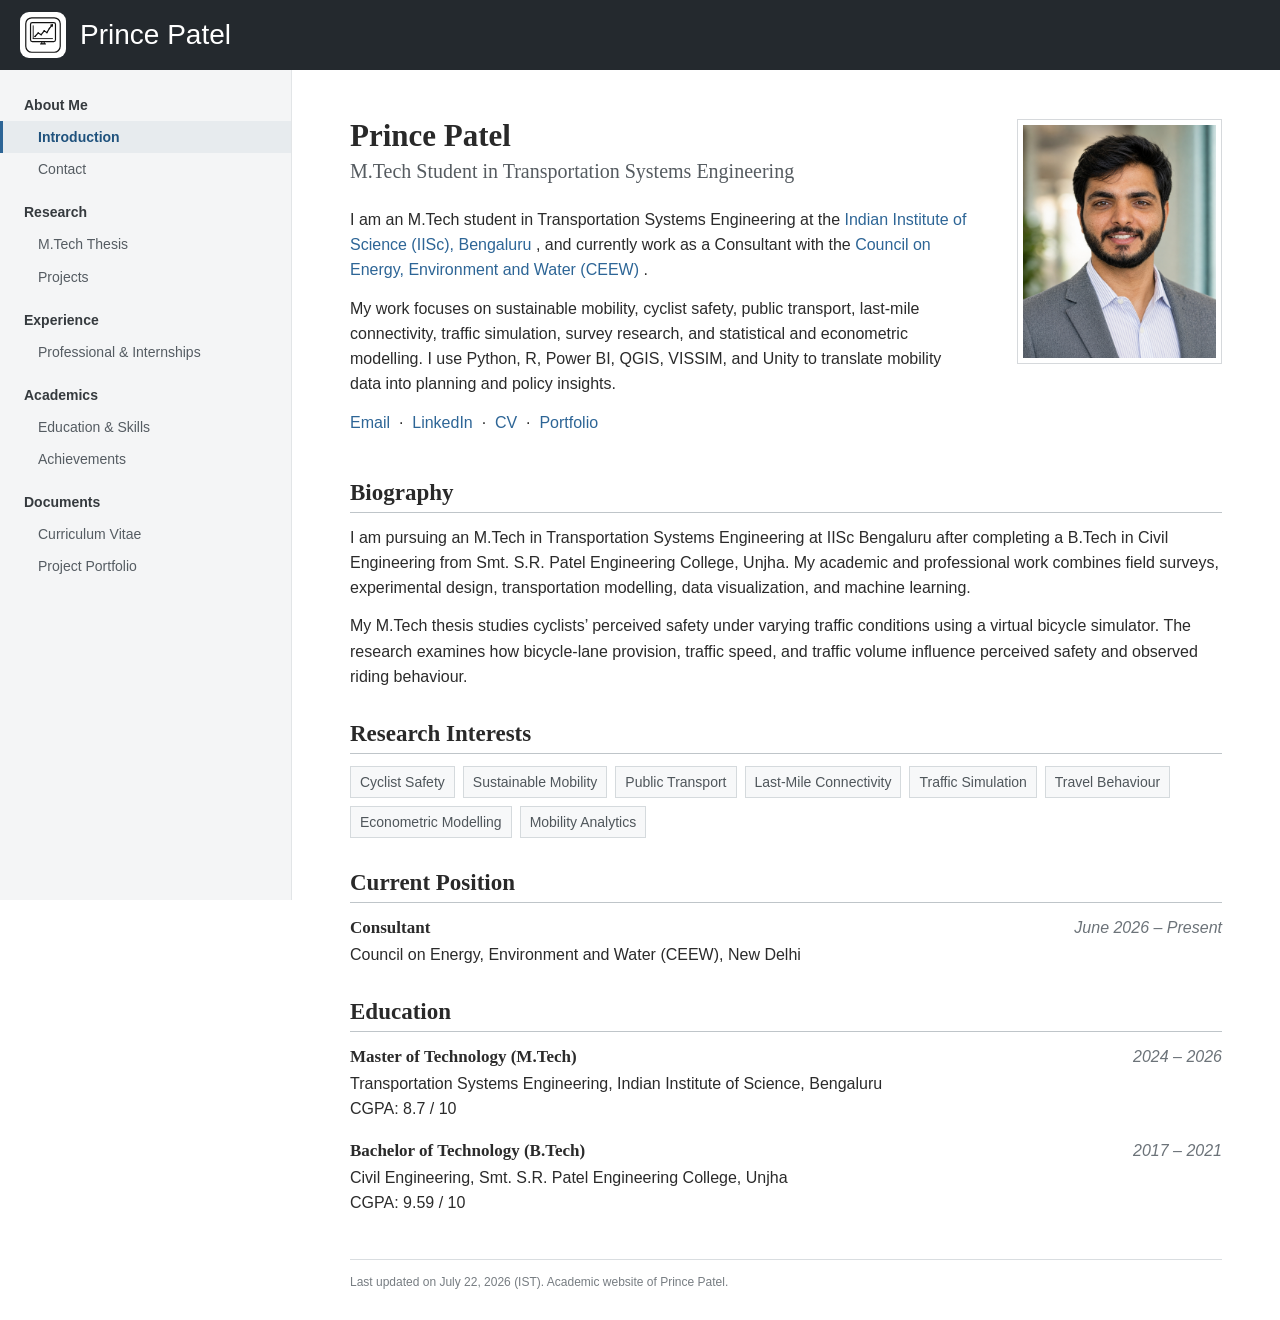
<file: index.html>
<!doctype html>
<html lang="en">

<head>
  <meta charset="utf-8">
  <meta name="viewport" content="width=device-width, initial-scale=1">

  <meta
    name="description"
    content="Academic website of Prince Patel, M.Tech student in Transportation Systems Engineering at IISc Bengaluru."
  >

  <title>Home | Prince Patel</title>

  <link rel="icon" href="network-mark.svg" type="image/svg+xml">
  <link rel="stylesheet" href="style.css">
</head>

<body>

  <header class="topbar">
    <a class="brand" href="index.html" aria-label="Prince Patel home page">
      <img src="network-mark.svg" alt="Prince Patel logo">
      <span>Prince Patel</span>
    </a>

    <button
      class="mobile-menu-button menu-toggle"
      type="button"
      aria-label="Toggle navigation"
      aria-controls="site-navigation"
      aria-expanded="false"
    >
      ☰
    </button>
  </header>

  <aside class="sidebar" id="site-navigation">
    <nav class="side-nav" aria-label="Main navigation">

      <div class="nav-group">
        <div class="nav-title">About Me</div>

        <a class="nav-link active" href="index.html">
          Introduction
        </a>

        <a class="nav-link" href="contact.html">
          Contact
        </a>
      </div>

      <div class="nav-group">
        <div class="nav-title">Research</div>

        <a class="nav-link" href="thesis.html">
          M.Tech Thesis
        </a>

        <a class="nav-link" href="projects.html">
          Projects
        </a>
      </div>

      <div class="nav-group">
        <div class="nav-title">Experience</div>

        <a class="nav-link" href="experience.html">
          Professional &amp; Internships
        </a>
      </div>

      <div class="nav-group">
        <div class="nav-title">Academics</div>

        <a class="nav-link" href="education.html">
          Education &amp; Skills
        </a>

        <a class="nav-link" href="achievements.html">
          Achievements
        </a>
      </div>

      <div class="nav-group">
        <div class="nav-title">Documents</div>

        <a
          class="nav-link"
          href="Prince_Patel_CV.pdf"
          target="_blank"
          rel="noopener"
        >
          Curriculum Vitae
        </a>

        <a
          class="nav-link"
          href="Prince_Patel_Project_Portfolio.pdf"
          target="_blank"
          rel="noopener"
        >
          Project Portfolio
        </a>
      </div>

    </nav>
  </aside>

  <main class="page-shell">

    <article class="content">

      <section class="hero clearfix">

        <img
          class="profile-photo"
          src="profile.jpg"
          alt="Portrait of Prince Patel"
        >

        <h1>Prince Patel</h1>

        <p class="subtitle">
          M.Tech Student in Transportation Systems Engineering
        </p>

        <p class="lead">
          I am an M.Tech student in Transportation Systems Engineering at the
          <a
            href="https://iisc.ac.in/"
            target="_blank"
            rel="noopener"
          >
            Indian Institute of Science (IISc), Bengaluru
          </a>,
          and currently work as a Consultant with the
          <a
            href="https://www.ceew.in/"
            target="_blank"
            rel="noopener"
          >
            Council on Energy, Environment and Water (CEEW)
          </a>.
        </p>

        <p>
          My work focuses on sustainable mobility, cyclist safety, public
          transport, last-mile connectivity, traffic simulation, survey
          research, and statistical and econometric modelling. I use Python,
          R, Power BI, QGIS, VISSIM, and Unity to translate mobility data into
          planning and policy insights.
        </p>

        <p>
          <a href="mailto:princek0856@gmail.com">Email</a>

          &nbsp;·&nbsp;

          <a
            href="https://www.linkedin.com/in/prince0856/"
            target="_blank"
            rel="noopener"
          >
            LinkedIn
          </a>

          &nbsp;·&nbsp;

          <a
            href="Prince_Patel_CV.pdf"
            target="_blank"
            rel="noopener"
          >
            CV
          </a>

          &nbsp;·&nbsp;

          <a
            href="Prince_Patel_Project_Portfolio.pdf"
            target="_blank"
            rel="noopener"
          >
            Portfolio
          </a>
        </p>

      </section>

      <h2>Biography</h2>

      <p>
        I am pursuing an M.Tech in Transportation Systems Engineering at IISc
        Bengaluru after completing a B.Tech in Civil Engineering from
        Smt. S.R. Patel Engineering College, Unjha. My academic and
        professional work combines field surveys, experimental design,
        transportation modelling, data visualization, and machine learning.
      </p>

      <p>
        My M.Tech thesis studies cyclists’ perceived safety under varying
        traffic conditions using a virtual bicycle simulator. The research
        examines how bicycle-lane provision, traffic speed, and traffic volume
        influence perceived safety and observed riding behaviour.
      </p>

      <h2>Research Interests</h2>

      <div class="pill-list">
        <span class="pill">Cyclist Safety</span>
        <span class="pill">Sustainable Mobility</span>
        <span class="pill">Public Transport</span>
        <span class="pill">Last-Mile Connectivity</span>
        <span class="pill">Traffic Simulation</span>
        <span class="pill">Travel Behaviour</span>
        <span class="pill">Econometric Modelling</span>
        <span class="pill">Mobility Analytics</span>
      </div>

      <h2>Current Position</h2>

      <div class="meta-row">
        <div>
          <strong>Consultant</strong>
          <br>
          Council on Energy, Environment and Water (CEEW), New Delhi
        </div>

        <div class="meta-time">
          June 2026 – Present
        </div>
      </div>

      <h2>Education</h2>

      <div class="meta-row">
        <div>
          <strong>Master of Technology (M.Tech)</strong>
          <br>
          Transportation Systems Engineering,
          Indian Institute of Science, Bengaluru
          <br>
          CGPA: 8.7 / 10
        </div>

        <div class="meta-time">
          2024 – 2026
        </div>
      </div>

      <div class="meta-row">
        <div>
          <strong>Bachelor of Technology (B.Tech)</strong>
          <br>
          Civil Engineering,
          Smt. S.R. Patel Engineering College, Unjha
          <br>
          CGPA: 9.59 / 10
        </div>

        <div class="meta-time">
          2017 – 2021
        </div>
      </div>

      <footer class="footer">
        Last updated on July 22, 2026 (IST).
        Academic website of Prince Patel.
      </footer>

    </article>
  </main>

  <script src="site.js"></script>

</body>
</html>
</file>
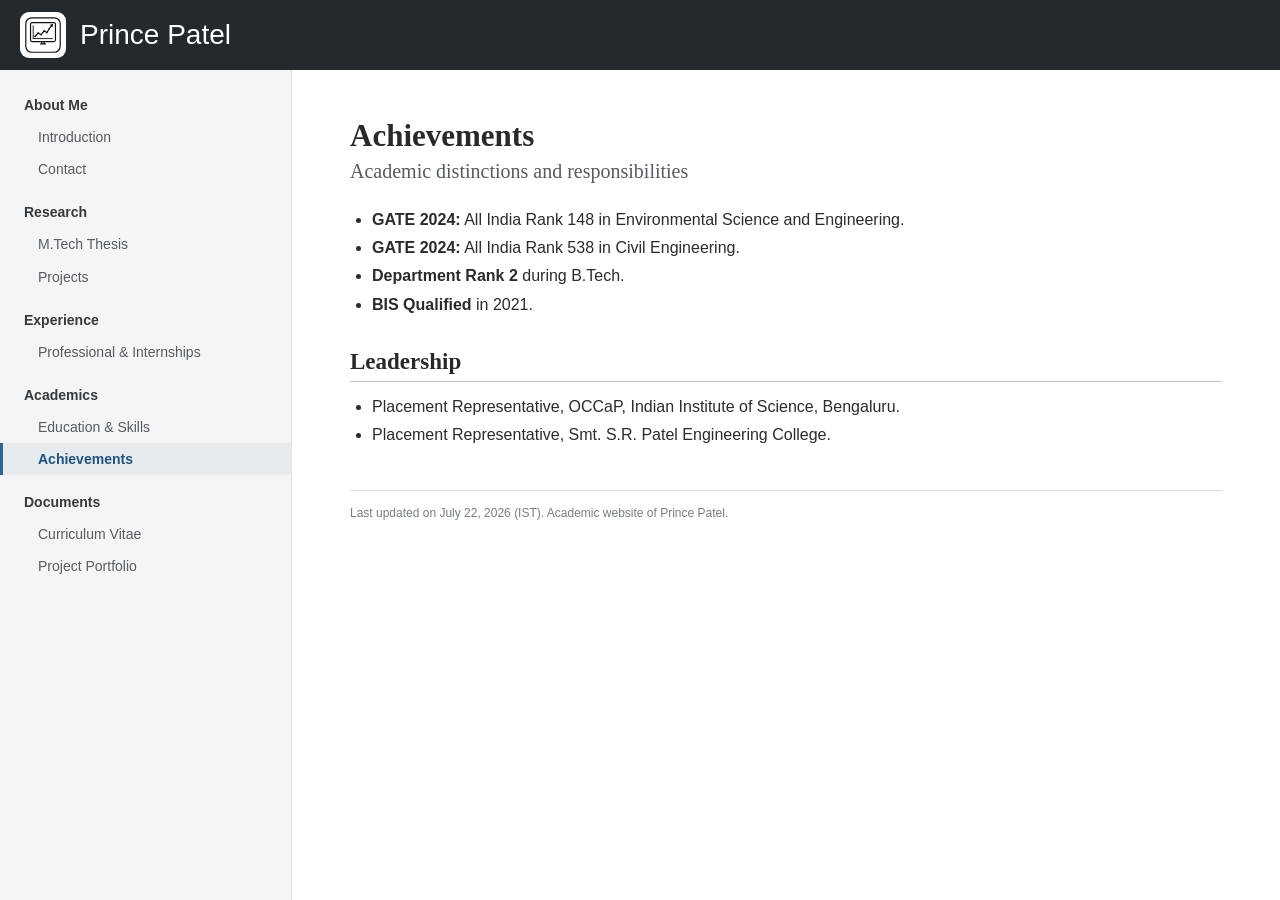
<file: achievements.html>
<!doctype html>
<html lang="en"><head>
<meta charset="utf-8"><meta name="viewport" content="width=device-width, initial-scale=1">
<meta name="description" content="Academic website of Prince Patel, M.Tech student in Transportation Systems Engineering at IISc Bengaluru."><title>Achievements | Prince Patel</title>
<link rel="icon" href="network-mark.svg" type="image/svg+xml"><link rel="stylesheet" href="style.css">
</head><body>

  <header class="topbar">
    <a class="brand" href="index.html" aria-label="Prince Patel home page">
      <img src="network-mark.svg" alt="Prince Patel logo">
      <span>Prince Patel</span>
    </a>

    <button
      class="mobile-menu-button menu-toggle"
      type="button"
      aria-label="Toggle navigation"
      aria-controls="site-navigation"
      aria-expanded="false"
    >
      ☰
    </button>
  </header>

  <aside class="sidebar" id="site-navigation">
    <nav class="side-nav" aria-label="Main navigation"><div class="nav-group"><div class="nav-title">About Me</div><a class="nav-link " href="index.html">Introduction</a><a class="nav-link " href="contact.html">Contact</a></div><div class="nav-group"><div class="nav-title">Research</div><a class="nav-link " href="thesis.html">M.Tech Thesis</a><a class="nav-link " href="projects.html">Projects</a></div><div class="nav-group"><div class="nav-title">Experience</div><a class="nav-link " href="experience.html">Professional & Internships</a></div><div class="nav-group"><div class="nav-title">Academics</div><a class="nav-link " href="education.html">Education & Skills</a><a class="nav-link active" href="achievements.html">Achievements</a></div><div class="nav-group"><div class="nav-title">Documents</div>
      <a class="nav-link" href="Prince_Patel_CV.pdf" target="_blank" rel="noopener">Curriculum Vitae</a>
      <a class="nav-link" href="Prince_Patel_Project_Portfolio.pdf" target="_blank" rel="noopener">Project Portfolio</a>
    </div></nav>
</aside>
<main class="page-shell"><article class="content">
<h1>Achievements</h1><p class="subtitle">Academic distinctions and responsibilities</p>
<ul>
<li><strong>GATE 2024:</strong> All India Rank 148 in Environmental Science and Engineering.</li>
<li><strong>GATE 2024:</strong> All India Rank 538 in Civil Engineering.</li>
<li><strong>Department Rank 2</strong> during B.Tech.</li>
<li><strong>BIS Qualified</strong> in 2021.</li>
</ul>
<h2>Leadership</h2>
<ul><li>Placement Representative, OCCaP, Indian Institute of Science, Bengaluru.</li><li>Placement Representative, Smt. S.R. Patel Engineering College.</li></ul>

<footer class="footer">Last updated on July 22, 2026 (IST). Academic website of Prince Patel.</footer>
</article></main><script src="site.js"></script></body></html>
</file>
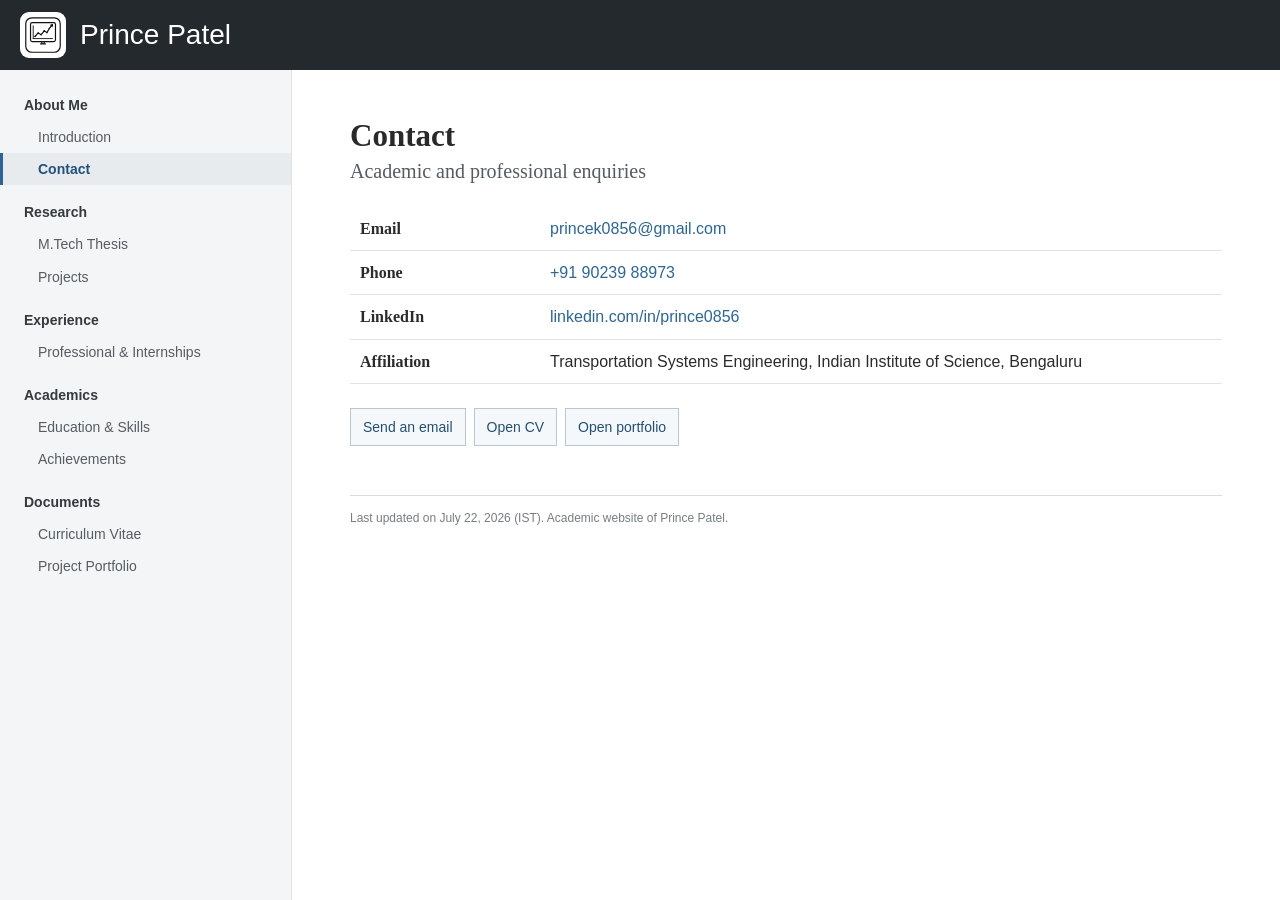
<file: contact.html>
<!doctype html>
<html lang="en"><head>
<meta charset="utf-8"><meta name="viewport" content="width=device-width, initial-scale=1">
<meta name="description" content="Academic website of Prince Patel, M.Tech student in Transportation Systems Engineering at IISc Bengaluru."><title>Contact | Prince Patel</title>
<link rel="icon" href="network-mark.svg" type="image/svg+xml"><link rel="stylesheet" href="style.css">
</head><body>

  <header class="topbar">
    <a class="brand" href="index.html" aria-label="Prince Patel home page">
      <img src="network-mark.svg" alt="Prince Patel logo">
      <span>Prince Patel</span>
    </a>

    <button
      class="mobile-menu-button menu-toggle"
      type="button"
      aria-label="Toggle navigation"
      aria-controls="site-navigation"
      aria-expanded="false"
    >
      ☰
    </button>
  </header>

  <aside class="sidebar" id="site-navigation">
    <nav class="side-nav" aria-label="Main navigation"><div class="nav-group"><div class="nav-title">About Me</div><a class="nav-link " href="index.html">Introduction</a><a class="nav-link active" href="contact.html">Contact</a></div><div class="nav-group"><div class="nav-title">Research</div><a class="nav-link " href="thesis.html">M.Tech Thesis</a><a class="nav-link " href="projects.html">Projects</a></div><div class="nav-group"><div class="nav-title">Experience</div><a class="nav-link " href="experience.html">Professional & Internships</a></div><div class="nav-group"><div class="nav-title">Academics</div><a class="nav-link " href="education.html">Education & Skills</a><a class="nav-link " href="achievements.html">Achievements</a></div><div class="nav-group"><div class="nav-title">Documents</div>
      <a class="nav-link" href="Prince_Patel_CV.pdf" target="_blank" rel="noopener">Curriculum Vitae</a>
      <a class="nav-link" href="Prince_Patel_Project_Portfolio.pdf" target="_blank" rel="noopener">Project Portfolio</a>
    </div></nav>
</aside>
<main class="page-shell"><article class="content">
<h1>Contact</h1><p class="subtitle">Academic and professional enquiries</p>
<table class="info-table">
<tr><th>Email</th><td><a href="mailto:princek0856@gmail.com">princek0856@gmail.com</a></td></tr>
<tr><th>Phone</th><td><a href="tel:+919023988973">+91 90239 88973</a></td></tr>
<tr><th>LinkedIn</th><td><a href="https://www.linkedin.com/in/prince0856/" target="_blank" rel="noopener">linkedin.com/in/prince0856</a></td></tr>
<tr><th>Affiliation</th><td>Transportation Systems Engineering, Indian Institute of Science, Bengaluru</td></tr>
</table>
<p><a class="button-link" href="mailto:princek0856@gmail.com">Send an email</a><a class="button-link" href="Prince_Patel_CV.pdf" target="_blank" rel="noopener">Open CV</a><a class="button-link" href="Prince_Patel_Project_Portfolio.pdf" target="_blank" rel="noopener">Open portfolio</a></p>

<footer class="footer">Last updated on July 22, 2026 (IST). Academic website of Prince Patel.</footer>
</article></main><script src="site.js"></script></body></html>
</file>
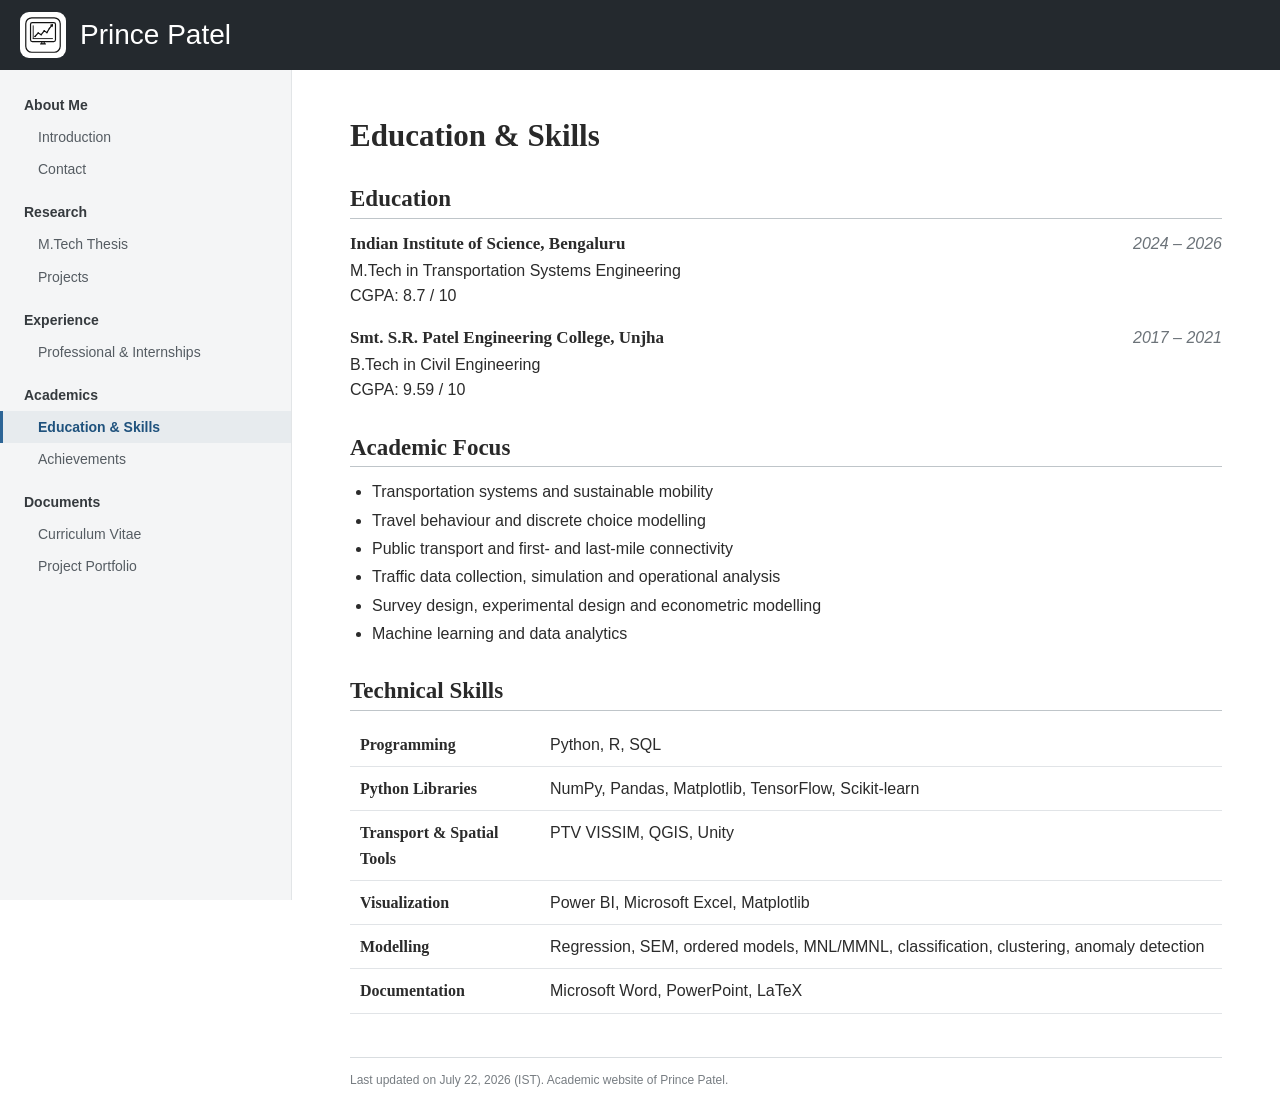
<file: education.html>
<!doctype html>
<html lang="en"><head>
<meta charset="utf-8"><meta name="viewport" content="width=device-width, initial-scale=1">
<meta name="description" content="Academic website of Prince Patel, M.Tech student in Transportation Systems Engineering at IISc Bengaluru."><title>Education &amp; Skills | Prince Patel</title>
<link rel="icon" href="network-mark.svg" type="image/svg+xml"><link rel="stylesheet" href="style.css">
</head><body>

  <header class="topbar">
    <a class="brand" href="index.html" aria-label="Prince Patel home page">
      <img src="network-mark.svg" alt="Prince Patel logo">
      <span>Prince Patel</span>
    </a>

    <button
      class="mobile-menu-button menu-toggle"
      type="button"
      aria-label="Toggle navigation"
      aria-controls="site-navigation"
      aria-expanded="false"
    >
      ☰
    </button>
  </header>

  <aside class="sidebar" id="site-navigation">
    <nav class="side-nav" aria-label="Main navigation"><div class="nav-group"><div class="nav-title">About Me</div><a class="nav-link " href="index.html">Introduction</a><a class="nav-link " href="contact.html">Contact</a></div><div class="nav-group"><div class="nav-title">Research</div><a class="nav-link " href="thesis.html">M.Tech Thesis</a><a class="nav-link " href="projects.html">Projects</a></div><div class="nav-group"><div class="nav-title">Experience</div><a class="nav-link " href="experience.html">Professional & Internships</a></div><div class="nav-group"><div class="nav-title">Academics</div><a class="nav-link active" href="education.html">Education & Skills</a><a class="nav-link " href="achievements.html">Achievements</a></div><div class="nav-group"><div class="nav-title">Documents</div>
      <a class="nav-link" href="Prince_Patel_CV.pdf" target="_blank" rel="noopener">Curriculum Vitae</a>
      <a class="nav-link" href="Prince_Patel_Project_Portfolio.pdf" target="_blank" rel="noopener">Project Portfolio</a>
    </div></nav>
</aside>
<main class="page-shell"><article class="content">
<h1>Education & Skills</h1>
<h2>Education</h2>
<div class="meta-row"><div><strong>Indian Institute of Science, Bengaluru</strong><br>M.Tech in Transportation Systems Engineering<br>CGPA: 8.7 / 10</div><div class="meta-time">2024 – 2026</div></div>
<div class="meta-row"><div><strong>Smt. S.R. Patel Engineering College, Unjha</strong><br>B.Tech in Civil Engineering<br>CGPA: 9.59 / 10</div><div class="meta-time">2017 – 2021</div></div>
<h2>Academic Focus</h2>
<ul><li>Transportation systems and sustainable mobility</li><li>Travel behaviour and discrete choice modelling</li><li>Public transport and first- and last-mile connectivity</li><li>Traffic data collection, simulation and operational analysis</li><li>Survey design, experimental design and econometric modelling</li><li>Machine learning and data analytics</li></ul>
<h2>Technical Skills</h2>
<table class="info-table">
<tr><th>Programming</th><td>Python, R, SQL</td></tr>
<tr><th>Python Libraries</th><td>NumPy, Pandas, Matplotlib, TensorFlow, Scikit-learn</td></tr>
<tr><th>Transport & Spatial Tools</th><td>PTV VISSIM, QGIS, Unity</td></tr>
<tr><th>Visualization</th><td>Power BI, Microsoft Excel, Matplotlib</td></tr>
<tr><th>Modelling</th><td>Regression, SEM, ordered models, MNL/MMNL, classification, clustering, anomaly detection</td></tr>
<tr><th>Documentation</th><td>Microsoft Word, PowerPoint, LaTeX</td></tr>
</table>

<footer class="footer">Last updated on July 22, 2026 (IST). Academic website of Prince Patel.</footer>
</article></main><script src="site.js"></script></body></html>
</file>
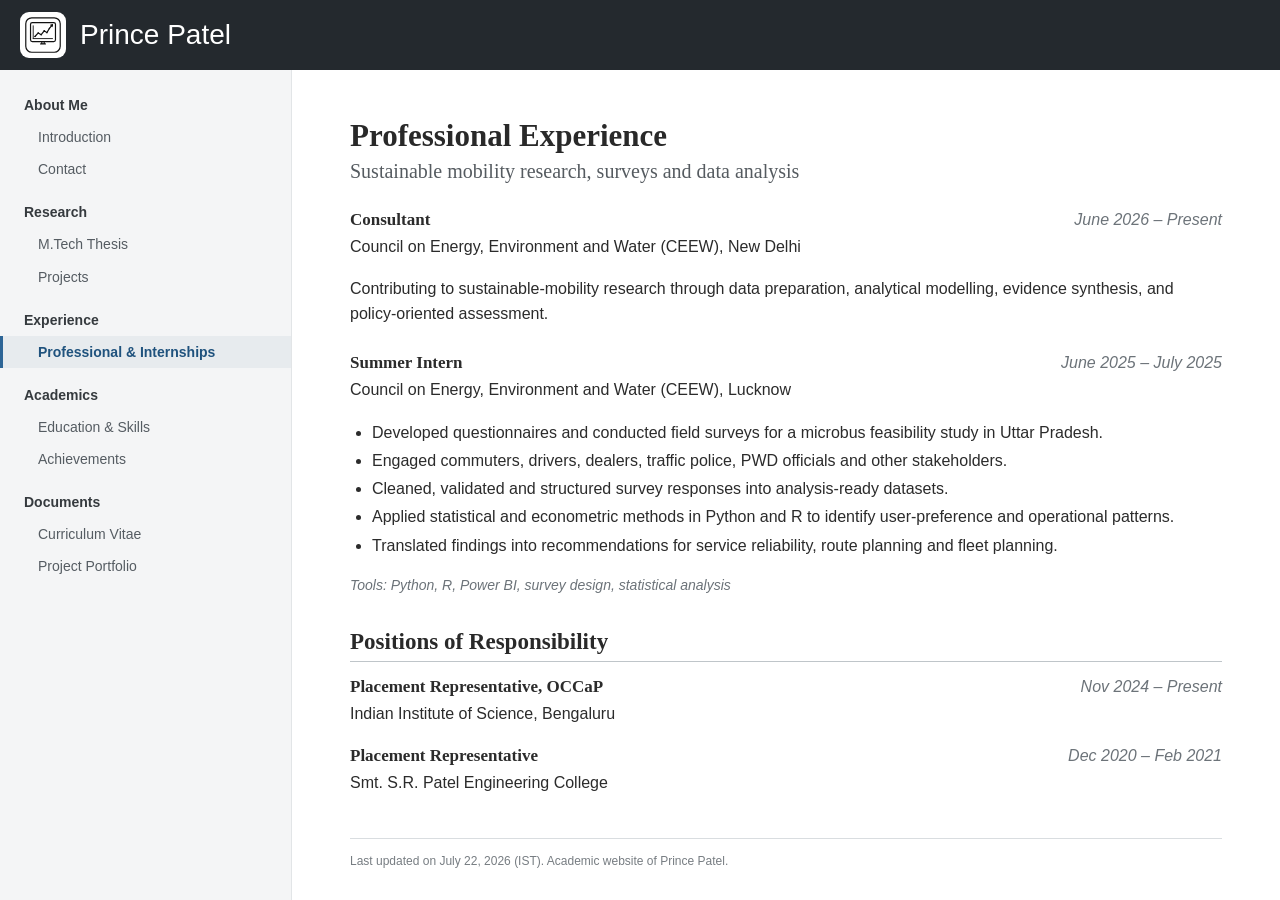
<file: experience.html>
<!doctype html>
<html lang="en"><head>
<meta charset="utf-8"><meta name="viewport" content="width=device-width, initial-scale=1">
<meta name="description" content="Academic website of Prince Patel, M.Tech student in Transportation Systems Engineering at IISc Bengaluru."><title>Experience | Prince Patel</title>
<link rel="icon" href="network-mark.svg" type="image/svg+xml"><link rel="stylesheet" href="style.css">
</head><body>

  <header class="topbar">
    <a class="brand" href="index.html" aria-label="Prince Patel home page">
      <img src="network-mark.svg" alt="Prince Patel logo">
      <span>Prince Patel</span>
    </a>

    <button
      class="mobile-menu-button menu-toggle"
      type="button"
      aria-label="Toggle navigation"
      aria-controls="site-navigation"
      aria-expanded="false"
    >
      ☰
    </button>
  </header>

  <aside class="sidebar" id="site-navigation">
    <nav class="side-nav" aria-label="Main navigation"><div class="nav-group"><div class="nav-title">About Me</div><a class="nav-link " href="index.html">Introduction</a><a class="nav-link " href="contact.html">Contact</a></div><div class="nav-group"><div class="nav-title">Research</div><a class="nav-link " href="thesis.html">M.Tech Thesis</a><a class="nav-link " href="projects.html">Projects</a></div><div class="nav-group"><div class="nav-title">Experience</div><a class="nav-link active" href="experience.html">Professional & Internships</a></div><div class="nav-group"><div class="nav-title">Academics</div><a class="nav-link " href="education.html">Education & Skills</a><a class="nav-link " href="achievements.html">Achievements</a></div><div class="nav-group"><div class="nav-title">Documents</div>
      <a class="nav-link" href="Prince_Patel_CV.pdf" target="_blank" rel="noopener">Curriculum Vitae</a>
      <a class="nav-link" href="Prince_Patel_Project_Portfolio.pdf" target="_blank" rel="noopener">Project Portfolio</a>
    </div></nav>
</aside>
<main class="page-shell"><article class="content">
<h1>Professional Experience</h1><p class="subtitle">Sustainable mobility research, surveys and data analysis</p>
<div class="item"><div class="meta-row"><div><strong>Consultant</strong><br>Council on Energy, Environment and Water (CEEW), New Delhi</div><div class="meta-time">June 2026 – Present</div></div><p>Contributing to sustainable-mobility research through data preparation, analytical modelling, evidence synthesis, and policy-oriented assessment.</p></div>
<div class="item"><div class="meta-row"><div><strong>Summer Intern</strong><br>Council on Energy, Environment and Water (CEEW), Lucknow</div><div class="meta-time">June 2025 – July 2025</div></div>
<ul><li>Developed questionnaires and conducted field surveys for a microbus feasibility study in Uttar Pradesh.</li><li>Engaged commuters, drivers, dealers, traffic police, PWD officials and other stakeholders.</li><li>Cleaned, validated and structured survey responses into analysis-ready datasets.</li><li>Applied statistical and econometric methods in Python and R to identify user-preference and operational patterns.</li><li>Translated findings into recommendations for service reliability, route planning and fleet planning.</li></ul>
<p><span class="tech">Tools: Python, R, Power BI, survey design, statistical analysis</span></p></div>
<h2>Positions of Responsibility</h2>
<div class="meta-row"><div><strong>Placement Representative, OCCaP</strong><br>Indian Institute of Science, Bengaluru</div><div class="meta-time">Nov 2024 – Present</div></div>
<div class="meta-row"><div><strong>Placement Representative</strong><br>Smt. S.R. Patel Engineering College</div><div class="meta-time">Dec 2020 – Feb 2021</div></div>

<footer class="footer">Last updated on July 22, 2026 (IST). Academic website of Prince Patel.</footer>
</article></main><script src="site.js"></script></body></html>
</file>
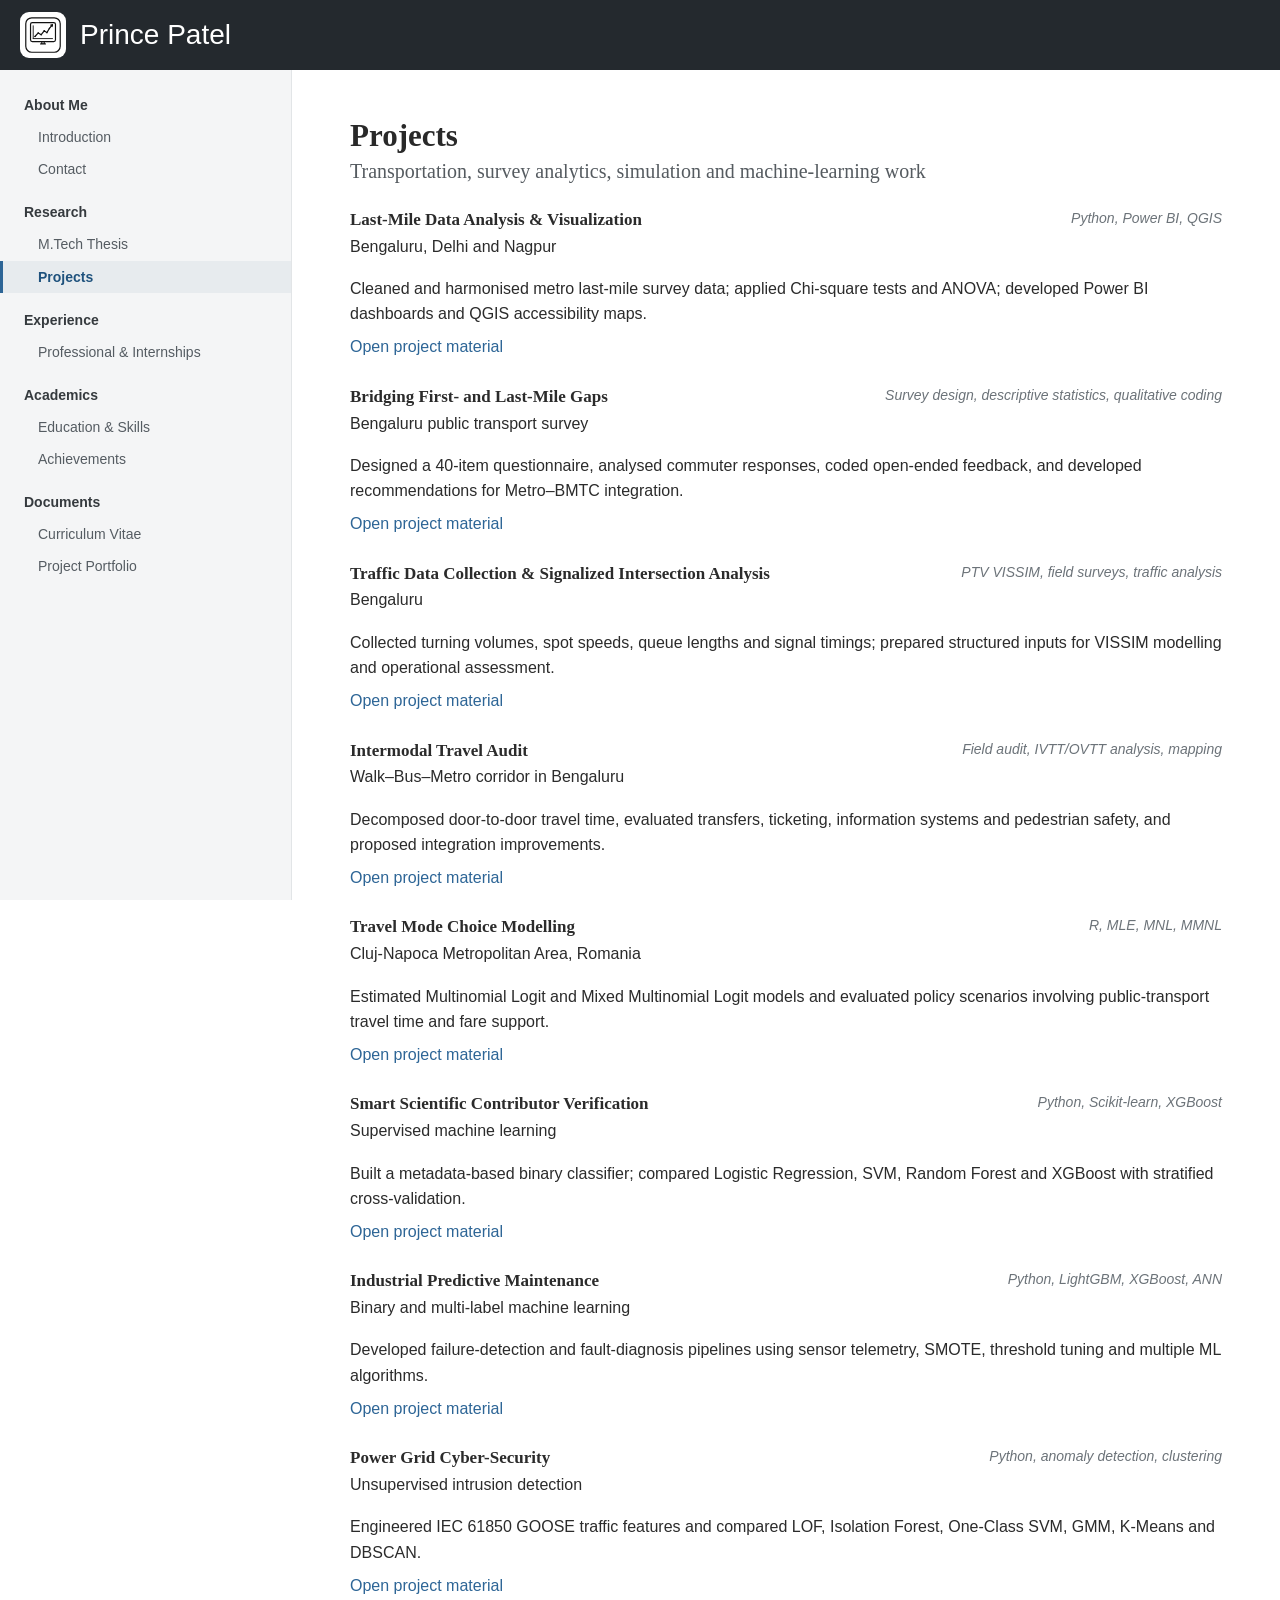
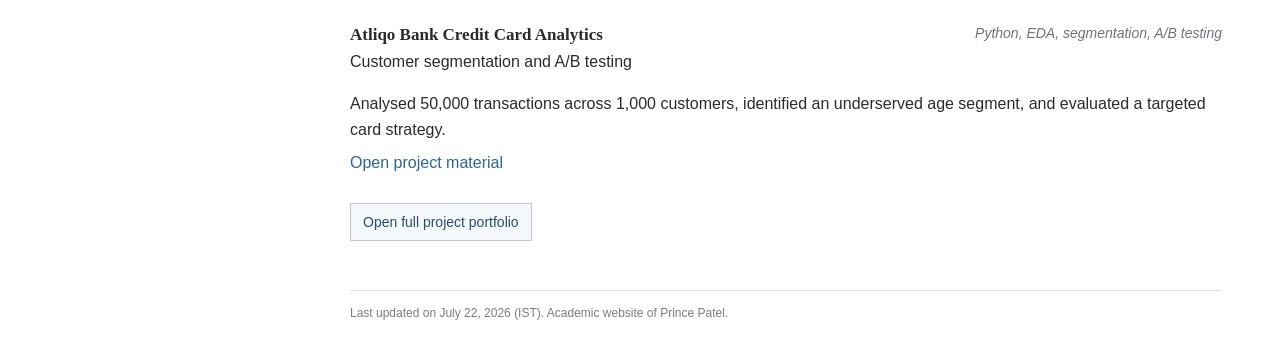
<file: projects.html>
<!doctype html>
<html lang="en"><head>
<meta charset="utf-8"><meta name="viewport" content="width=device-width, initial-scale=1">
<meta name="description" content="Academic website of Prince Patel, M.Tech student in Transportation Systems Engineering at IISc Bengaluru."><title>Projects | Prince Patel</title>
<link rel="icon" href="network-mark.svg" type="image/svg+xml"><link rel="stylesheet" href="style.css">
</head><body>

  <header class="topbar">
    <a class="brand" href="index.html" aria-label="Prince Patel home page">
      <img src="network-mark.svg" alt="Prince Patel logo">
      <span>Prince Patel</span>
    </a>

    <button
      class="mobile-menu-button menu-toggle"
      type="button"
      aria-label="Toggle navigation"
      aria-controls="site-navigation"
      aria-expanded="false"
    >
      ☰
    </button>
  </header>

  <aside class="sidebar" id="site-navigation">
    <nav class="side-nav" aria-label="Main navigation"><div class="nav-group"><div class="nav-title">About Me</div><a class="nav-link " href="index.html">Introduction</a><a class="nav-link " href="contact.html">Contact</a></div><div class="nav-group"><div class="nav-title">Research</div><a class="nav-link " href="thesis.html">M.Tech Thesis</a><a class="nav-link active" href="projects.html">Projects</a></div><div class="nav-group"><div class="nav-title">Experience</div><a class="nav-link " href="experience.html">Professional & Internships</a></div><div class="nav-group"><div class="nav-title">Academics</div><a class="nav-link " href="education.html">Education & Skills</a><a class="nav-link " href="achievements.html">Achievements</a></div><div class="nav-group"><div class="nav-title">Documents</div>
      <a class="nav-link" href="Prince_Patel_CV.pdf" target="_blank" rel="noopener">Curriculum Vitae</a>
      <a class="nav-link" href="Prince_Patel_Project_Portfolio.pdf" target="_blank" rel="noopener">Project Portfolio</a>
    </div></nav>
</aside>
<main class="page-shell"><article class="content"><h1>Projects</h1><p class="subtitle">Transportation, survey analytics, simulation and machine-learning work</p><div class="item"><div class="meta-row"><div><strong>Last-Mile Data Analysis & Visualization</strong><br>Bengaluru, Delhi and Nagpur</div><div class="tech">Python, Power BI, QGIS</div></div><p>Cleaned and harmonised metro last-mile survey data; applied Chi-square tests and ANOVA; developed Power BI dashboards and QGIS accessibility maps.</p><p><a href="https://drive.google.com/drive/folders/12dMm6DJkuAJIiZ0DPnMgyr9XFkcOkN41?usp=sharing" target="_blank" rel="noopener">Open project material</a></p></div><div class="item"><div class="meta-row"><div><strong>Bridging First- and Last-Mile Gaps</strong><br>Bengaluru public transport survey</div><div class="tech">Survey design, descriptive statistics, qualitative coding</div></div><p>Designed a 40-item questionnaire, analysed commuter responses, coded open-ended feedback, and developed recommendations for Metro–BMTC integration.</p><p><a href="https://drive.google.com/file/d/1Un6H8Rtn3Z7vE4LQe0RZXtP1vHSycUck/view?usp=sharing" target="_blank" rel="noopener">Open project material</a></p></div><div class="item"><div class="meta-row"><div><strong>Traffic Data Collection & Signalized Intersection Analysis</strong><br>Bengaluru</div><div class="tech">PTV VISSIM, field surveys, traffic analysis</div></div><p>Collected turning volumes, spot speeds, queue lengths and signal timings; prepared structured inputs for VISSIM modelling and operational assessment.</p><p><a href="https://drive.google.com/file/d/1hri6J7Fiyp0huNgllLGvX3UOl535Gzo4/view?usp=sharing" target="_blank" rel="noopener">Open project material</a></p></div><div class="item"><div class="meta-row"><div><strong>Intermodal Travel Audit</strong><br>Walk–Bus–Metro corridor in Bengaluru</div><div class="tech">Field audit, IVTT/OVTT analysis, mapping</div></div><p>Decomposed door-to-door travel time, evaluated transfers, ticketing, information systems and pedestrian safety, and proposed integration improvements.</p><p><a href="https://drive.google.com/file/d/18QW5_ur448OEy_DAKNFzDEpcunLtaYEY/view?usp=sharing" target="_blank" rel="noopener">Open project material</a></p></div><div class="item"><div class="meta-row"><div><strong>Travel Mode Choice Modelling</strong><br>Cluj-Napoca Metropolitan Area, Romania</div><div class="tech">R, MLE, MNL, MMNL</div></div><p>Estimated Multinomial Logit and Mixed Multinomial Logit models and evaluated policy scenarios involving public-transport travel time and fare support.</p><p><a href="https://drive.google.com/file/d/1x1WDs1CeGGoZnJA6_6WK63eSY6AC1s6u/view?usp=sharing" target="_blank" rel="noopener">Open project material</a></p></div><div class="item"><div class="meta-row"><div><strong>Smart Scientific Contributor Verification</strong><br>Supervised machine learning</div><div class="tech">Python, Scikit-learn, XGBoost</div></div><p>Built a metadata-based binary classifier; compared Logistic Regression, SVM, Random Forest and XGBoost with stratified cross-validation.</p><p><a href="https://drive.google.com/drive/folders/17IHqMNlQE2N8N4PqoSCpGwf1BlOOCCvS?usp=sharing" target="_blank" rel="noopener">Open project material</a></p></div><div class="item"><div class="meta-row"><div><strong>Industrial Predictive Maintenance</strong><br>Binary and multi-label machine learning</div><div class="tech">Python, LightGBM, XGBoost, ANN</div></div><p>Developed failure-detection and fault-diagnosis pipelines using sensor telemetry, SMOTE, threshold tuning and multiple ML algorithms.</p><p><a href="https://drive.google.com/drive/folders/1D7lGjhE9P2R3Mvouzt6he073wi8sp_rT?usp=sharing" target="_blank" rel="noopener">Open project material</a></p></div><div class="item"><div class="meta-row"><div><strong>Power Grid Cyber-Security</strong><br>Unsupervised intrusion detection</div><div class="tech">Python, anomaly detection, clustering</div></div><p>Engineered IEC 61850 GOOSE traffic features and compared LOF, Isolation Forest, One-Class SVM, GMM, K-Means and DBSCAN.</p><p><a href="https://drive.google.com/drive/folders/1_5JeNC8R2dtKSD0hG4bPtwHByG_bcvMa?usp=sharing" target="_blank" rel="noopener">Open project material</a></p></div><div class="item"><div class="meta-row"><div><strong>Atliqo Bank Credit Card Analytics</strong><br>Customer segmentation and A/B testing</div><div class="tech">Python, EDA, segmentation, A/B testing</div></div><p>Analysed 50,000 transactions across 1,000 customers, identified an underserved age segment, and evaluated a targeted card strategy.</p><p><a href="https://drive.google.com/drive/folders/1I9LZxW2h3W9mV3UVMJ4RJJxh4gGwM1Tk?usp=sharing" target="_blank" rel="noopener">Open project material</a></p></div><p><a class="button-link" href="Prince_Patel_Project_Portfolio.pdf" target="_blank" rel="noopener">Open full project portfolio</a></p>
<footer class="footer">Last updated on July 22, 2026 (IST). Academic website of Prince Patel.</footer>
</article></main><script src="site.js"></script></body></html>
</file>
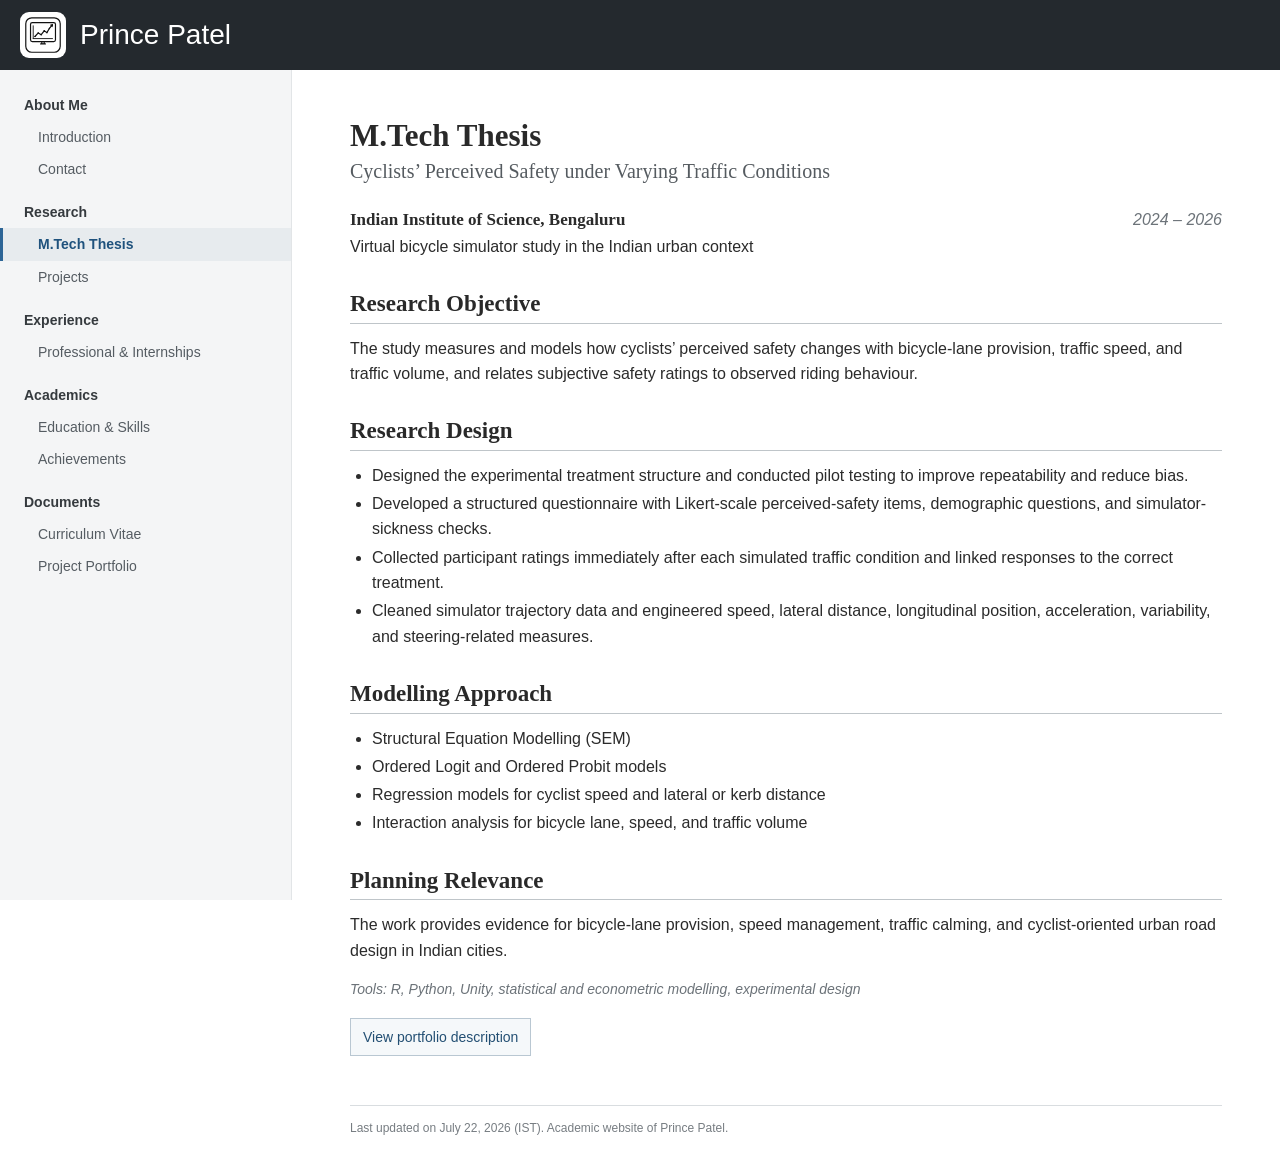
<file: thesis.html>
<!doctype html>
<html lang="en"><head>
<meta charset="utf-8"><meta name="viewport" content="width=device-width, initial-scale=1">
<meta name="description" content="Academic website of Prince Patel, M.Tech student in Transportation Systems Engineering at IISc Bengaluru."><title>M.Tech Thesis | Prince Patel</title>
<link rel="icon" href="network-mark.svg" type="image/svg+xml"><link rel="stylesheet" href="style.css">
</head><body>

  <header class="topbar">
    <a class="brand" href="index.html" aria-label="Prince Patel home page">
      <img src="network-mark.svg" alt="Prince Patel logo">
      <span>Prince Patel</span>
    </a>

    <button
      class="mobile-menu-button menu-toggle"
      type="button"
      aria-label="Toggle navigation"
      aria-controls="site-navigation"
      aria-expanded="false"
    >
      ☰
    </button>
  </header>

  <aside class="sidebar" id="site-navigation">
    <nav class="side-nav" aria-label="Main navigation"><div class="nav-group"><div class="nav-title">About Me</div><a class="nav-link " href="index.html">Introduction</a><a class="nav-link " href="contact.html">Contact</a></div><div class="nav-group"><div class="nav-title">Research</div><a class="nav-link active" href="thesis.html">M.Tech Thesis</a><a class="nav-link " href="projects.html">Projects</a></div><div class="nav-group"><div class="nav-title">Experience</div><a class="nav-link " href="experience.html">Professional & Internships</a></div><div class="nav-group"><div class="nav-title">Academics</div><a class="nav-link " href="education.html">Education & Skills</a><a class="nav-link " href="achievements.html">Achievements</a></div><div class="nav-group"><div class="nav-title">Documents</div>
      <a class="nav-link" href="Prince_Patel_CV.pdf" target="_blank" rel="noopener">Curriculum Vitae</a>
      <a class="nav-link" href="Prince_Patel_Project_Portfolio.pdf" target="_blank" rel="noopener">Project Portfolio</a>
    </div></nav>
</aside>
<main class="page-shell"><article class="content">
<h1>M.Tech Thesis</h1>
<p class="subtitle">Cyclists’ Perceived Safety under Varying Traffic Conditions</p>
<div class="meta-row"><div><strong>Indian Institute of Science, Bengaluru</strong><br>Virtual bicycle simulator study in the Indian urban context</div><div class="meta-time">2024 – 2026</div></div>
<h2>Research Objective</h2>
<p>The study measures and models how cyclists’ perceived safety changes with bicycle-lane provision, traffic speed, and traffic volume, and relates subjective safety ratings to observed riding behaviour.</p>
<h2>Research Design</h2>
<ul>
<li>Designed the experimental treatment structure and conducted pilot testing to improve repeatability and reduce bias.</li>
<li>Developed a structured questionnaire with Likert-scale perceived-safety items, demographic questions, and simulator-sickness checks.</li>
<li>Collected participant ratings immediately after each simulated traffic condition and linked responses to the correct treatment.</li>
<li>Cleaned simulator trajectory data and engineered speed, lateral distance, longitudinal position, acceleration, variability, and steering-related measures.</li>
</ul>
<h2>Modelling Approach</h2>
<ul><li>Structural Equation Modelling (SEM)</li><li>Ordered Logit and Ordered Probit models</li><li>Regression models for cyclist speed and lateral or kerb distance</li><li>Interaction analysis for bicycle lane, speed, and traffic volume</li></ul>
<h2>Planning Relevance</h2>
<p>The work provides evidence for bicycle-lane provision, speed management, traffic calming, and cyclist-oriented urban road design in Indian cities.</p>
<p><span class="tech">Tools: R, Python, Unity, statistical and econometric modelling, experimental design</span></p>
<p><a class="button-link" href="Prince_Patel_Project_Portfolio.pdf#page=1" target="_blank" rel="noopener">View portfolio description</a></p>

<footer class="footer">Last updated on July 22, 2026 (IST). Academic website of Prince Patel.</footer>
</article></main><script src="site.js"></script></body></html>
</file>
<file: style.css>
:root {
  --ink: #2b2b2b;
  --muted: #6f7479;
  --link: #2d6596;
  --link-hover: #163f64;
  --line: #d9dde0;
  --sidebar: #f4f5f6;
  --soft: #f8f9fa;
  --header: #24292e;
  --header-height: 70px;
  --content-width: 1050px;
  --sidebar-width: 292px;
}

* { box-sizing: border-box; }
html { scroll-behavior: smooth; }
body {
  margin: 0;
  color: var(--ink);
  background: #fff;
  font-family: Arial, Helvetica, sans-serif;
  font-size: 16px;
  line-height: 1.58;
}
a { color: var(--link); text-decoration: none; }
a:hover, a:focus { color: var(--link-hover); text-decoration: underline; }

/* Same dark header on every page */
.topbar {
  position: fixed;
  top: 0;
  left: 0;
  right: 0;
  height: var(--header-height);
  display: flex;
  align-items: center;
  padding: 0 20px;
  background: var(--header);
  z-index: 1000;
}
.brand {
  display: inline-flex;
  align-items: center;
  height: var(--header-height);
  color: #fff;
  text-decoration: none;
  font-family: Arial, Helvetica, sans-serif;
  font-size: 28px;
  font-weight: 400;
  line-height: 1;
}
.brand:hover, .brand:focus { color: #fff; text-decoration: none; }
.brand img {
  display: block;
  width: 46px;
  height: 46px;
  margin-right: 14px;
  object-fit: contain;
  background: #fff;
  border-radius: 9px;
  padding: 4px;
}
.mobile-menu-button {
  display: none;
  margin-left: auto;
  border: 0;
  background: transparent;
  color: #fff;
  font-size: 29px;
  line-height: 1;
  padding: 8px;
  cursor: pointer;
}

/* Sidebar begins below the top header */
.sidebar {
  position: fixed;
  top: var(--header-height);
  bottom: 0;
  left: 0;
  width: var(--sidebar-width);
  height: calc(100vh - var(--header-height));
  overflow-y: auto;
  background: var(--sidebar);
  border-right: 1px solid #e2e5e7;
  z-index: 20;
}
.side-nav { padding: 24px 0 34px; }
.nav-group { margin: 0 0 16px; }
.nav-title { padding: 0 24px 5px; color: #353a3e; font-size: 14px; font-weight: 700; }
.nav-link { display: block; padding: 5px 24px 5px 35px; color: #555c62; font-size: 14px; border-left: 3px solid transparent; }
.nav-link:hover { background: #e9ecef; text-decoration: none; }
.nav-link.active { color: #1f527d; font-weight: 700; background: #e7ebee; border-left-color: #2d6596; }

.page-shell {
  margin-left: var(--sidebar-width);
  min-height: 100vh;
  padding-top: var(--header-height);
}
.content { max-width: var(--content-width); padding: 47px 58px 28px; margin: 0 auto; }
.hero { min-height: 230px; }
.profile-photo { float: right; width: 205px; height: 245px; object-fit: cover; object-position: center 24%; margin: 2px 0 24px 42px; border: 1px solid #d6d9dc; padding: 5px; background: #fff; }
h1, h2, h3, h4 { font-family: Georgia, 'Times New Roman', serif; color: #292929; }
h1 { margin: 0 0 2px; font-size: 31px; line-height: 1.2; font-weight: 700; }
.subtitle { font-family: Georgia, 'Times New Roman', serif; margin: 0 0 19px; color: #555b60; font-size: 20px; font-weight: 400; }
h2 { clear: both; margin: 31px 0 12px; padding-bottom: 4px; border-bottom: 1px solid #bfc5c9; font-size: 23px; line-height: 1.25; }
h3 { margin: 22px 0 6px; font-size: 18px; }
p { margin: 0 0 13px; }
ul { margin: 8px 0 14px 22px; padding: 0; }
li { margin: 3px 0; }
.clearfix::after { content: ''; display: table; clear: both; }
.lead { font-size: 16px; }
.meta-row { display: grid; grid-template-columns: minmax(180px, 1fr) auto; gap: 22px; align-items: start; margin: 0 0 17px; }
.meta-row strong { font-family: Georgia, 'Times New Roman', serif; font-size: 17px; }
.meta-time { color: #6c7379; font-style: italic; white-space: nowrap; }
.item { margin-bottom: 24px; }
.item p { margin: 4px 0 8px; }
.tech { color: #6c7379; font-style: italic; font-size: 14px; }
.info-table { width: 100%; border-collapse: collapse; margin: 11px 0 20px; }
.info-table th, .info-table td { text-align: left; vertical-align: top; padding: 9px 10px; border-bottom: 1px solid #e1e4e7; }
.info-table th { width: 190px; font-family: Georgia, 'Times New Roman', serif; font-weight: 700; }
.pill-list { display: flex; flex-wrap: wrap; gap: 8px; margin: 11px 0 16px; }
.pill { border: 1px solid #d5dadd; background: #f7f8f9; padding: 4px 9px; font-size: 14px; color: #4f565b; }
.note { padding: 12px 15px; border-left: 3px solid #6388a8; background: #f5f7f9; color: #50575c; }
.button-link { display: inline-block; margin: 4px 8px 6px 0; padding: 7px 12px; border: 1px solid #b9c7d2; background: #f5f8fa; color: #234f73; font-size: 14px; }
.button-link:hover { background: #e9f0f5; text-decoration: none; }
.card-grid { display: grid; grid-template-columns: repeat(2, minmax(0,1fr)); gap: 16px; margin: 14px 0 22px; }
.card { border: 1px solid #dfe3e6; background: #fbfcfc; padding: 16px 17px; }
.card h3 { margin: 0 0 7px; font-size: 17px; }
.card p { margin-bottom: 8px; }
.footer { clear: both; margin-top: 43px; padding-top: 13px; border-top: 1px solid #d9dde0; color: #777d82; font-size: 12px; }

@media (max-width: 820px) {
  body { font-size: 15px; }
  .topbar { padding: 0 16px; }
  .brand { font-size: 24px; }
  .brand img { width: 43px; height: 43px; margin-right: 11px; }
  .mobile-menu-button { display: block; }
  .sidebar {
    position: fixed;
    top: var(--header-height);
    left: 0;
    right: 0;
    bottom: auto;
    width: 100%;
    height: auto;
    overflow: visible;
    border-right: 0;
    background: transparent;
    z-index: 900;
  }
  .side-nav {
    display: none;
    position: absolute;
    top: 0;
    left: 0;
    right: 0;
    max-height: calc(100vh - var(--header-height));
    overflow-y: auto;
    padding: 18px 0 28px;
    background: var(--sidebar);
    border-top: 1px solid #e0e3e5;
    box-shadow: 0 8px 18px rgba(0,0,0,.12);
  }
  .side-nav.open { display: block; }
  .page-shell { margin-left: 0; padding-top: var(--header-height); }
  .content { padding: 31px 25px 24px; }
  .profile-photo { width: 158px; height: 190px; margin-left: 24px; }
}

@media (max-width: 620px) {
  .card-grid { grid-template-columns: 1fr; }
}

@media (max-width: 560px) {
  .topbar { padding: 0 12px; }
  .brand { font-size: 21px; }
  .brand img { width: 40px; height: 40px; margin-right: 9px; }
  .mobile-menu-button { font-size: 26px; padding: 6px; }
  .content { padding: 27px 18px 22px; }
  .hero { min-height: 0; }
  .profile-photo { float: none; display: block; width: 180px; height: 216px; margin: 0 auto 20px; }
  h1 { font-size: 28px; }
  .subtitle { font-size: 18px; }
  .meta-row { grid-template-columns: 1fr; gap: 1px; }
  .meta-time { white-space: normal; }
  .info-table th, .info-table td { display: block; width: 100%; padding-left: 0; }
  .info-table th { border-bottom: 0; padding-bottom: 0; }
}
</file>
